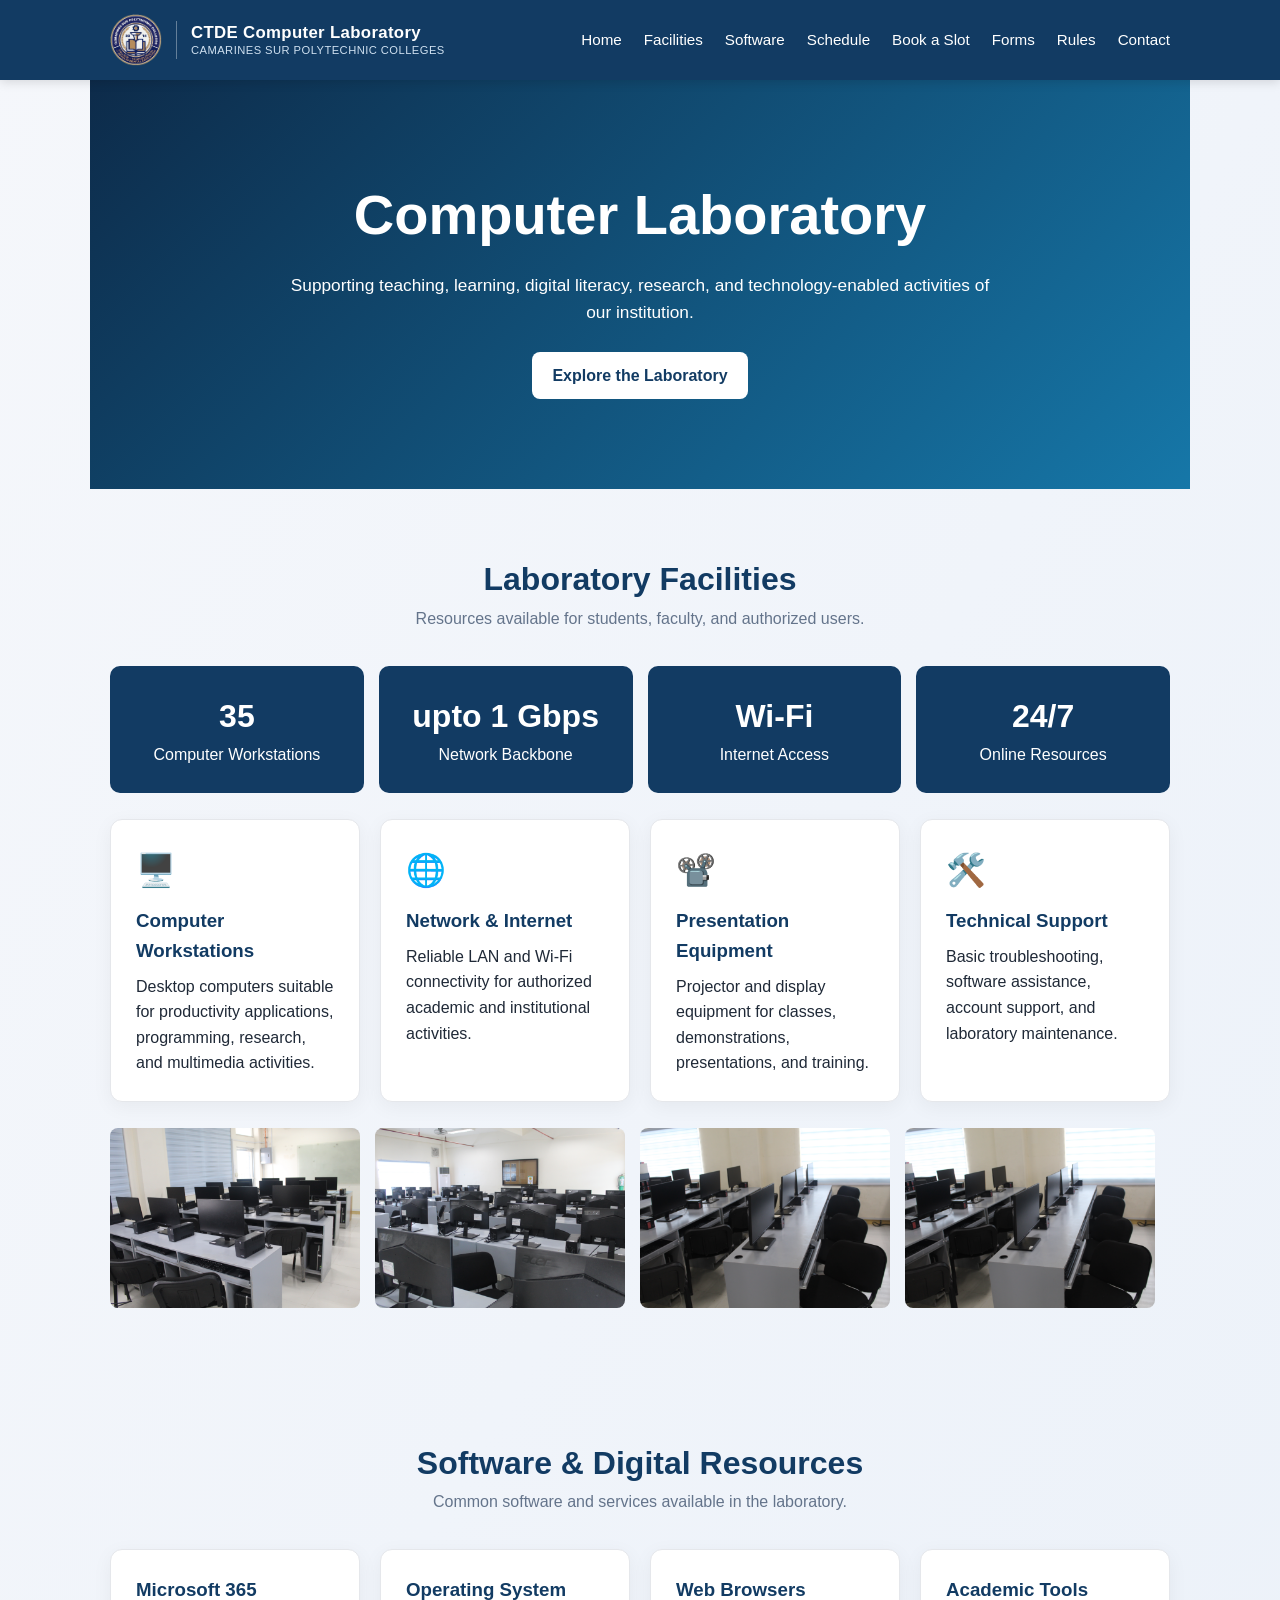
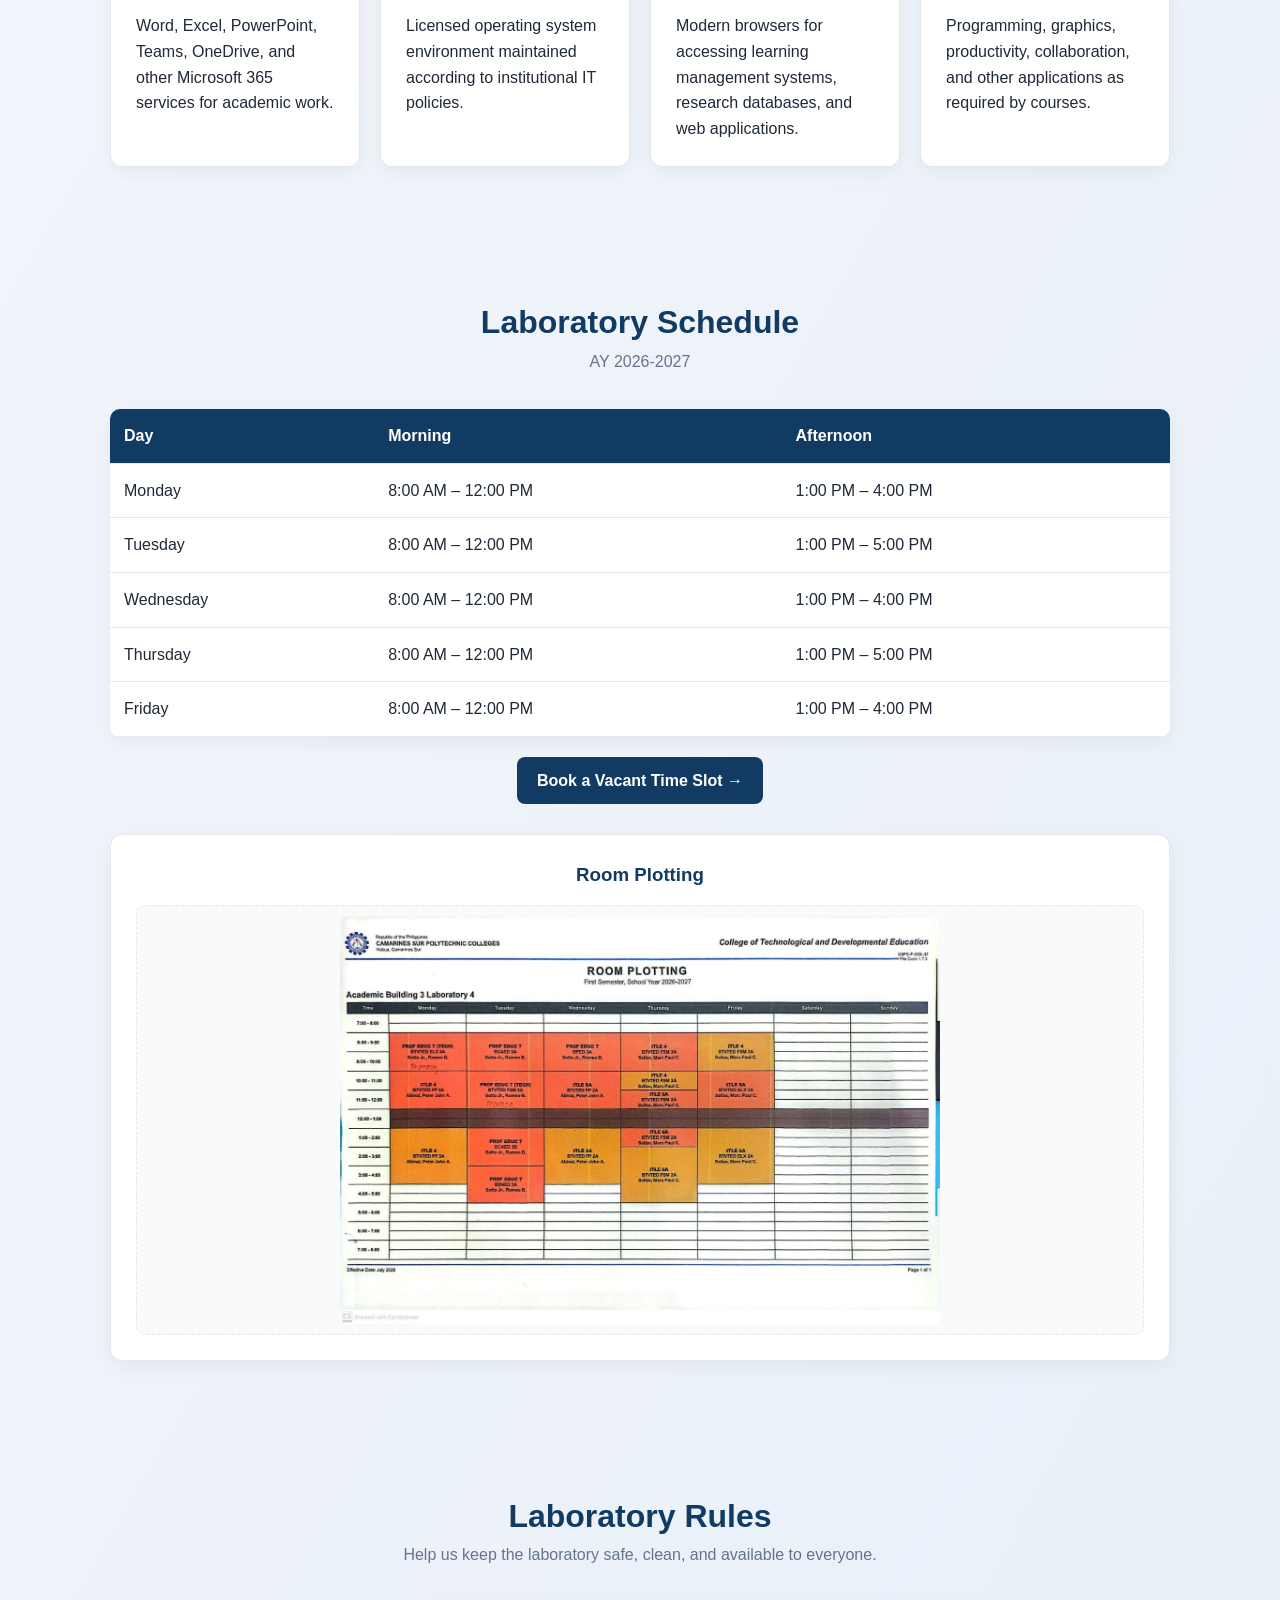
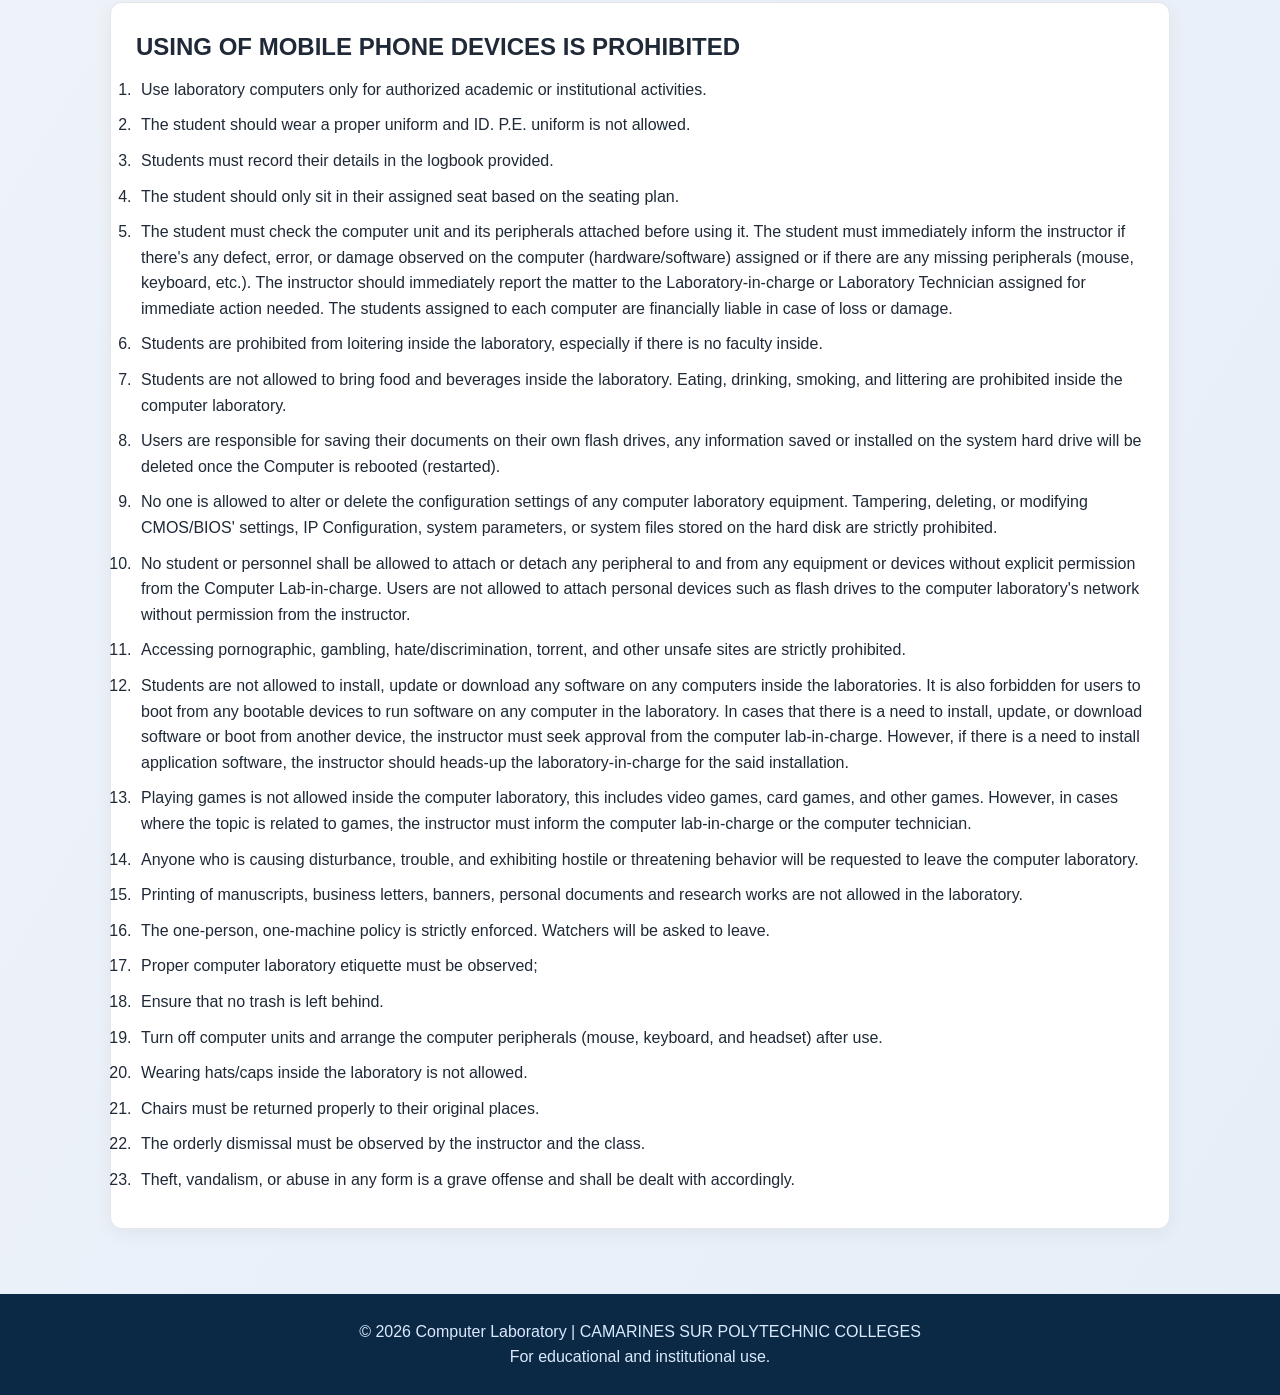
<file: index.html>
<!DOCTYPE html>
<html lang="en">
<head>
<meta charset="UTF-8">
<meta name="viewport" content="width=device-width, initial-scale=1.0">
<title>Computer Laboratory | Institution</title>
<link rel="stylesheet" href="css/style.css">
<link rel="stylesheet" href="css/index.css">
</head>
<body>
<header>
<nav>
<div class="logo">
<img src="Pictures/CSPC-Seal.png" alt="CSPC Seal">
<div class="logo-divider"></div>
<div class="logo-text">
<span class="primary">CTDE Computer Laboratory</span>
<span class="secondary">Camarines Sur Polytechnic Colleges</span>
</div>
</div>
<input type="checkbox" id="navToggle" class="nav-toggle">
<label for="navToggle" class="hamburger"><span></span><span></span><span></span></label>
<ul>
<li><a href="#home">Home</a></li>
<li><a href="#facilities">Facilities</a></li>
<li><a href="#resources">Resources</a></li>
<li><a href="#software">Software</a></li>
<li><a href="#schedule">Schedule</a></li>
<li><a href="booking.html">Book a Slot</a></li>
<li><a href="forms.html">Forms</a></li>
<li><a href="#rules">Rules</a></li>
<li><a href="contact.html">Contact</a></li>
</ul>
</nav>
</header>

<main>
<section class="hero" id="home">
<h1>Computer Laboratory</h1>
<p>Supporting teaching, learning, digital literacy, research, and technology-enabled activities of our institution.</p>
<a class="btn" href="#facilities">Explore the Laboratory</a>
</section>

<section id="facilities">
<div class="section-title"><h2>Laboratory Facilities</h2><p>Resources available for students, faculty, and authorized users.</p></div>
<div class="stats">
<div class="stat"><strong>35</strong>Computer Workstations</div>
<div class="stat"><strong>upto 1 Gbps</strong>Network Backbone</div>
<div class="stat"><strong>Wi-Fi</strong>Internet Access</div>
<div class="stat"><strong>24/7</strong>Online Resources</div>
</div>
<br>
<div class="cards">
<div class="card"><div class="icon">🖥️</div><h3>Computer Workstations</h3><p>Desktop computers suitable for productivity applications, programming, research, and multimedia activities.</p></div>
<div class="card"><div class="icon">🌐</div><h3>Network & Internet</h3><p>Reliable LAN and Wi-Fi connectivity for authorized academic and institutional activities.</p></div>
<div class="card"><div class="icon">📽️</div><h3>Presentation Equipment</h3><p>Projector and display equipment for classes, demonstrations, presentations, and training.</p></div>
<div class="card"><div class="icon">🛠️</div><h3>Technical Support</h3><p>Basic troubleshooting, software assistance, account support, and laboratory maintenance.</p></div>
</div>
<br>
 <!-- Uploaded Pictures -->
<div class="gallery">
  <a href="#img1"><img src="Pictures/CTDE 1.JPG" alt="Lab 1" class="zoomable"></a>
  <a href="#img2"><img src="Pictures/CTDE 2.JPG" alt="Lab 2" class="zoomable"></a>
  <a href="#img3"><img src="Pictures/CTDE 3.JPG" alt="Lab 3" class="zoomable"></a>
  <a href="#img4"><img src="Pictures/CTDE 4.JPG" alt="Lab 4" class="zoomable"></a>
</div>

</section>

<!-- <section id="resources">
  <div class="section-title">
    <h2>View Resources</h2>
    <p>Access PDF documents and uploaded pictures directly from the laboratory portal.</p>
  </div>

  <!-- PDF Viewer -->
  <!-- <div class="card">
    <p>You can view the laboratory guidelines PDF below:</p>
    <embed src="PDF/CSPC ICT Laboratory Manual.pdf" type="application/pdf" width="100%" height="600px" />
  </div>
</section> --> 


<section id="software">
<div class="section-title"><h2>Software & Digital Resources</h2><p>Common software and services available in the laboratory.</p></div>
<div class="cards">
<div class="card"><h3>Microsoft 365</h3><p>Word, Excel, PowerPoint, Teams, OneDrive, and other Microsoft 365 services for academic work.</p></div>
<div class="card"><h3>Operating System</h3><p>Licensed operating system environment maintained according to institutional IT policies.</p></div>
<div class="card"><h3>Web Browsers</h3><p>Modern browsers for accessing learning management systems, research databases, and web applications.</p></div>
<div class="card"><h3>Academic Tools</h3><p>Programming, graphics, productivity, collaboration, and other applications as required by courses.</p></div>
</div>
</section>

<section id="schedule">
<div class="section-title"><h2>Laboratory Schedule</h2><p>AY 2026-2027</p></div>
<table>
<tr><th>Day</th><th>Morning</th><th>Afternoon</th></tr>
<tr><td>Monday</td><td>8:00 AM – 12:00 PM</td><td>1:00 PM – 4:00 PM</td></tr>
<tr><td>Tuesday</td><td>8:00 AM – 12:00 PM</td><td>1:00 PM – 5:00 PM</td></tr>
<tr><td>Wednesday</td><td>8:00 AM – 12:00 PM</td><td>1:00 PM – 4:00 PM</td></tr>
<tr><td>Thursday</td><td>8:00 AM – 12:00 PM</td><td>1:00 PM – 5:00 PM</td></tr>
<tr><td>Friday</td><td>8:00 AM – 12:00 PM</td><td>1:00 PM – 4:00 PM</td></tr>
</table>
<p class="schedule-cta">
<a class="btn" href="booking.html">Book a Vacant Time Slot &rarr;</a>
</p>

<!--
  ROOM PLOTTING / SEATING PLAN IMAGE
  To add your own room layout image:
  1. Save your room plotting/seating plan image into the Pictures folder
     (e.g. Pictures/room-plotting.png).
  2. Update the src below to match your filename.
  3. The dashed box disappears automatically once a real image loads.
-->
<div class="plan-card">
<h3>Room Plotting</h3>
<p></p>
<div class="plan-holder">
<img src="Pictures/room-plotting.png" alt="Laboratory room plotting / seating plan">
</div>
</div>
</section>

<section id="rules">
<div class="section-title"><h2>Laboratory Rules</h2><p>Help us keep the laboratory safe, clean, and available to everyone.</p></div>
<div class="card rules">
<ol>
<h2>USING OF MOBILE PHONE DEVICES IS PROHIBITED</h2>
<li>Use laboratory computers only for authorized academic or institutional activities.</li>
<li>The student should wear a proper uniform and ID. P.E. uniform is not allowed.</li>
<li>Students must record their details in the logbook provided.</li>
<li>The student should only sit in their assigned seat based on the seating plan.</li>
<li>The student must check the computer unit and its peripherals attached before using it. The student
must immediately inform the instructor if there's any defect, error, or damage observed on the
computer (hardware/software) assigned or if there are any missing peripherals (mouse, keyboard,
etc.). The instructor should immediately report the matter to the Laboratory-in-charge or Laboratory
Technician assigned for immediate action needed. The students assigned to each computer are
financially liable in case of loss or damage.</li>
<li>Students are prohibited from loitering inside the laboratory, especially if there is no faculty inside.</li>
<li>Students are not allowed to bring food and beverages inside the laboratory. Eating, drinking,
smoking, and littering are prohibited inside the computer laboratory.</li>
<li>Users are responsible for saving their documents on their own flash drives, any information saved
or installed on the system hard drive will be deleted once the Computer is rebooted (restarted).</li>
<li>No one is allowed to alter or delete the configuration settings of any computer laboratory equipment.
Tampering, deleting, or modifying CMOS/BIOS' settings, IP Configuration, system parameters, or
system files stored on the hard disk are strictly prohibited.</li>
<li>No student or personnel shall be allowed to attach or detach any peripheral to and from any
equipment or devices without explicit permission from the Computer Lab-in-charge. Users are not
allowed to attach personal devices such as flash drives to the computer laboratory's network
without permission from the instructor.</li>
<li>Accessing pornographic, gambling, hate/discrimination, torrent, and other unsafe sites are strictly
prohibited.</li>
<li>Students are not allowed to install, update or download any software on any computers inside the
laboratories. It is also forbidden for users to boot from any bootable devices to run software on any
computer in the laboratory. In cases that there is a need to install, update, or download software or
boot from another device, the instructor must seek approval from the computer lab-in-charge.
However, if there is a need to install application software, the instructor should heads-up the
laboratory-in-charge for the said installation.</li>
<li>Playing games is not allowed inside the computer laboratory, this includes video games, card
games, and other games. However, in cases where the topic is related to games, the instructor
must inform the computer lab-in-charge or the computer technician.</li>
<li>Anyone who is causing disturbance, trouble, and exhibiting hostile or threatening behavior will be
requested to leave the computer laboratory.</li>
<li>Printing of manuscripts, business letters, banners, personal documents and research works are
not allowed in the laboratory.</li>
<li>The one-person, one-machine policy is strictly enforced. Watchers will be asked to leave.</li>
<li>Proper computer laboratory etiquette must be observed;</li>
<li>Ensure that no trash is left behind.</li>
<li>Turn off computer units and arrange the computer peripherals (mouse, keyboard, and
headset) after use.</li>
<li>Wearing hats/caps inside the laboratory is not allowed.</li>
<li>Chairs must be returned properly to their original places.</li>
<li>The orderly dismissal must be observed by the instructor and the class.</li>
<li>Theft, vandalism, or abuse in any form is a grave offense and shall be dealt with accordingly.</li>
</ol>
</div>
</section>

</main>

<footer>
<p>&copy; 2026 Computer Laboratory | CAMARINES SUR POLYTECHNIC COLLEGES</p>
<p>For educational and institutional use.</p>

<!-- Overlay Slides -->
<div id="img1" class="overlay">
  <a href="#" class="close">&times;</a>
  <img src="Pictures/CTDE 1.JPG" alt="Lab 1 Enlarged">
  <div class="nav">
    <a href="#img4">&#10094;</a> <!-- Previous -->
    <a href="#img2">&#10095;</a> <!-- Next -->
  </div>
</div>

<div id="img2" class="overlay">
  <a href="#" class="close">&times;</a>
  <img src="Pictures/CTDE 2.JPG" alt="Lab 2 Enlarged">
  <div class="nav">
    <a href="#img1">&#10094;</a>
    <a href="#img3">&#10095;</a>
  </div>
</div>

<div id="img3" class="overlay">
  <a href="#" class="close">&times;</a>
  <img src="Pictures/CTDE 3.JPG" alt="Lab 3 Enlarged">
  <div class="nav">
    <a href="#img2">&#10094;</a>
    <a href="#img4">&#10095;</a>
  </div>
</div>

  <div id="img4" class="overlay">
  <a href="#" class="close">&times;</a>
  <img src="Pictures/CTDE 4.JPG" alt="Lab 4 Enlarged">
  <div class="nav">
    <a href="#img3">&#10094;</a>
    <a href="#img1">&#10095;</a>
  </div>
</div>

</footer>
<script src="js/nav-visibility.js"></script>
<script src="js/security.js"></script>
</body>
</html>
</file>
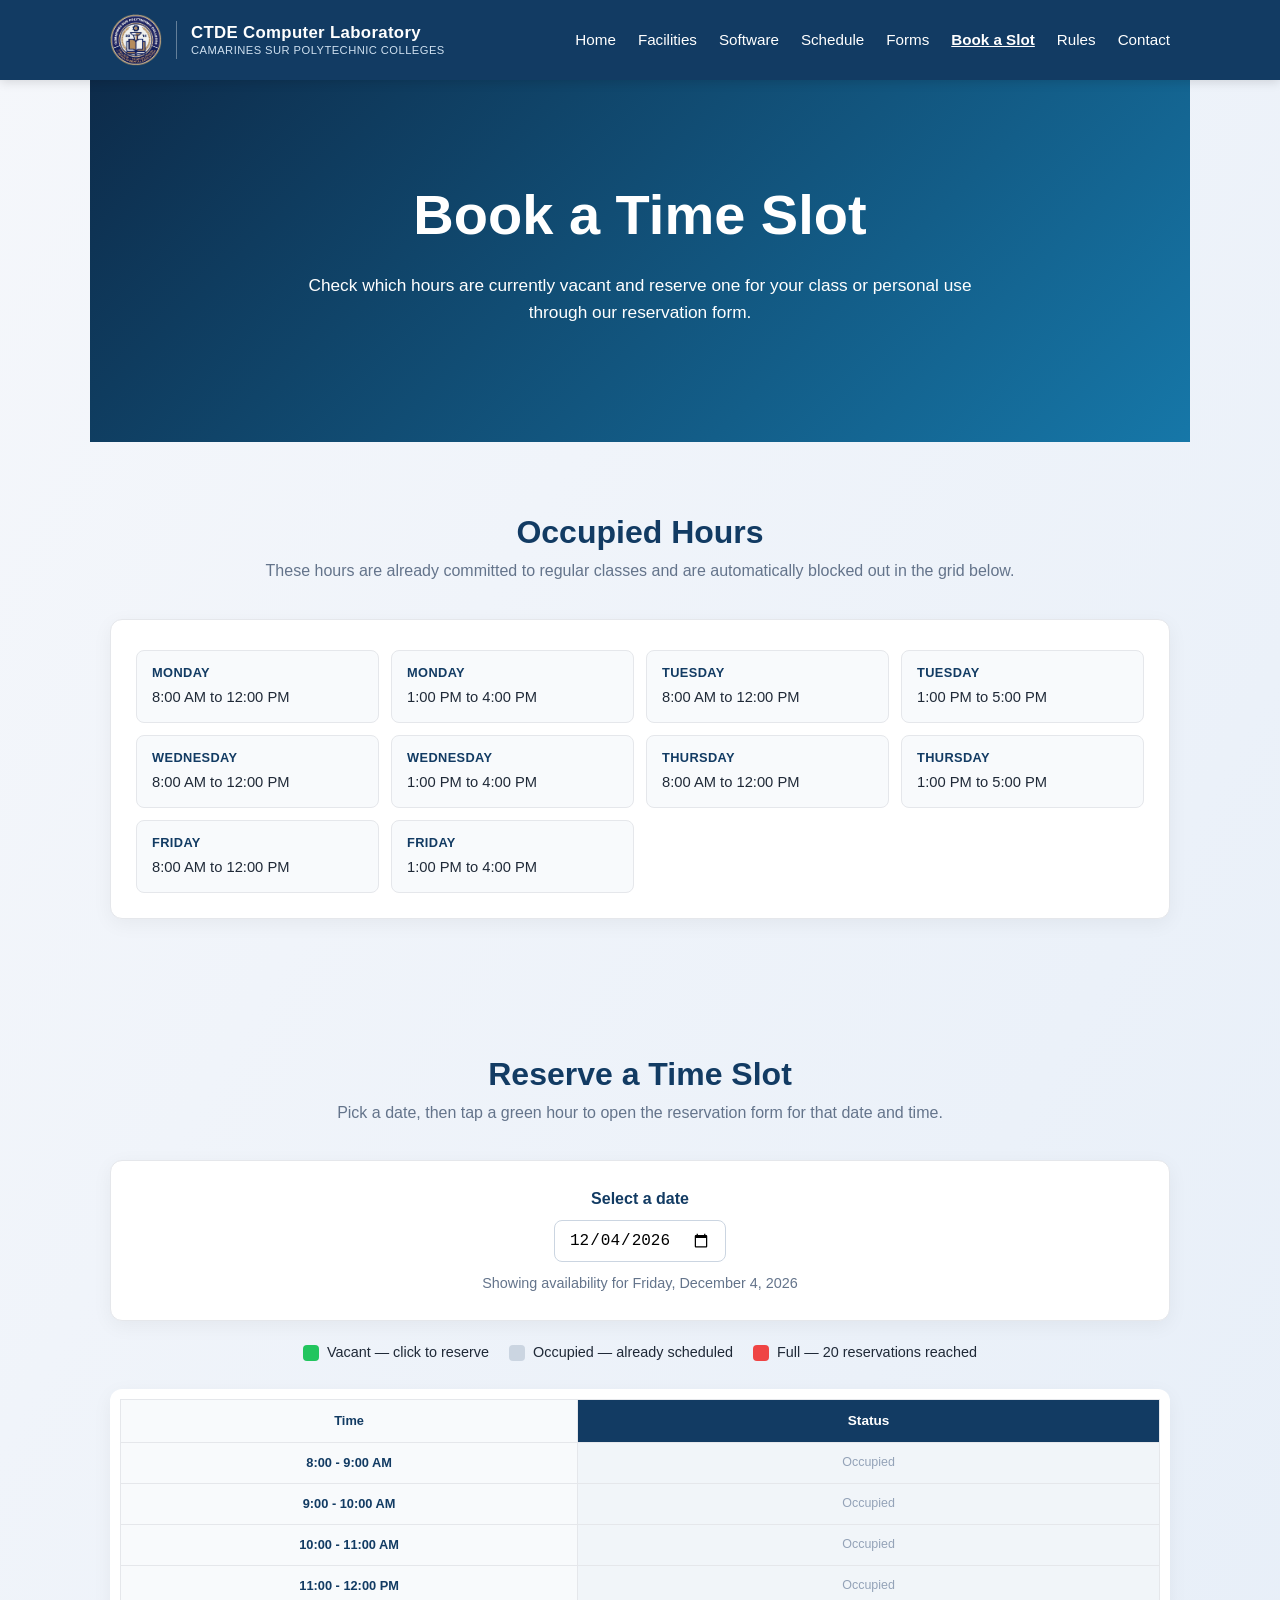
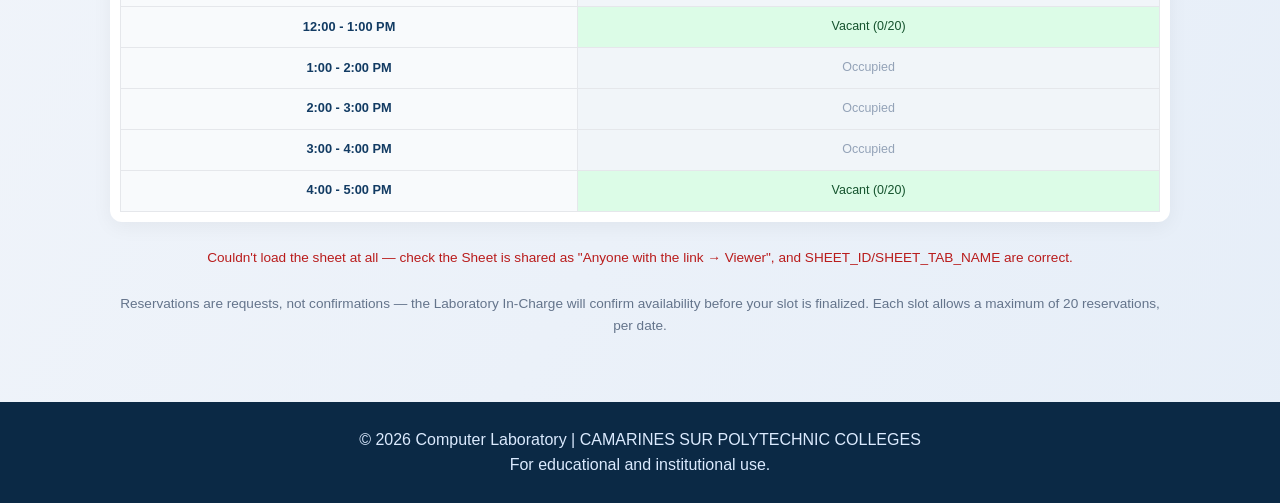
<file: booking.html>
<!DOCTYPE html>
<html lang="en">
<head>
<meta charset="UTF-8">
<meta name="viewport" content="width=device-width, initial-scale=1.0">
<title>Book a Time Slot | Computer Laboratory | Institution</title>
<link rel="stylesheet" href="css/style.css">
<link rel="stylesheet" href="css/booking.css">
</head>
<body>
<header>
<nav>
<div class="logo">
<img src="Pictures/CSPC-Seal.png" alt="CSPC Seal">
<div class="logo-divider"></div>
<div class="logo-text">
<span class="primary">CTDE Computer Laboratory</span>
<span class="secondary">Camarines Sur Polytechnic Colleges</span>
</div>
</div>
<input type="checkbox" id="navToggle" class="nav-toggle">
<label for="navToggle" class="hamburger"><span></span><span></span><span></span></label>
<ul>
<li><a href="index.html#home">Home</a></li>
<li><a href="index.html#facilities">Facilities</a></li>
<li><a href="index.html#resources">Resources</a></li>
<li><a href="index.html#software">Software</a></li>
<li><a href="index.html#schedule">Schedule</a></li>
<li><a href="forms.html">Forms</a></li>
<li><a href="booking.html" class="active">Book a Slot</a></li>
<li><a href="index.html#rules">Rules</a></li>
<li><a href="contact.html">Contact</a></li>
</ul>
</nav>
</header>

<main>
<section class="hero">
<h1>Book a Time Slot</h1>
<p>Check which hours are currently vacant and reserve one for your class or personal use through our reservation form.</p>
</section>

<section id="occupied-hours">
<div class="section-title">
<h2>Occupied Hours</h2>
<p>These hours are already committed to regular classes and are automatically blocked out in the grid below. </p>
</div>

<div class="card">
<ul class="occupied-list" id="occupiedList"></ul>
</div>
</section>

<section id="booking">
<div class="section-title">
<h2>Reserve a Time Slot</h2>
<p>Pick a date, then tap a green hour to open the reservation form for that date and time.</p>
</div>

<div class="card date-picker-card">
<label for="datePick">Select a date</label>
<input type="date" id="datePick">
<p id="selectedDayLabel"></p>
</div>

<div class="legend">
<span><span class="swatch vacant"></span> Vacant — click to reserve</span>
<span><span class="swatch occupied"></span> Occupied — already scheduled</span>
<span><span class="swatch full"></span> Full — 20 reservations reached</span>
</div>

<div class="schedule-wrap">
<table class="slot-grid" id="slotGrid"></table>
</div>

<p class="note" id="liveStatus"></p>
<p class="note">Reservations are requests, not confirmations — the Laboratory In-Charge will confirm availability before your slot is finalized. Each slot allows a maximum of 20 reservations, per date.</p>
</section>
</main>

<footer>
<p>&copy; 2026 Computer Laboratory | CAMARINES SUR POLYTECHNIC COLLEGES</p>
<p>For educational and institutional use.</p>
</footer>
<script src="js/booking.js"></script>
<script src="js/nav-visibility.js"></script>
<script src="js/security.js"></script>
</body>
</html>
</file>
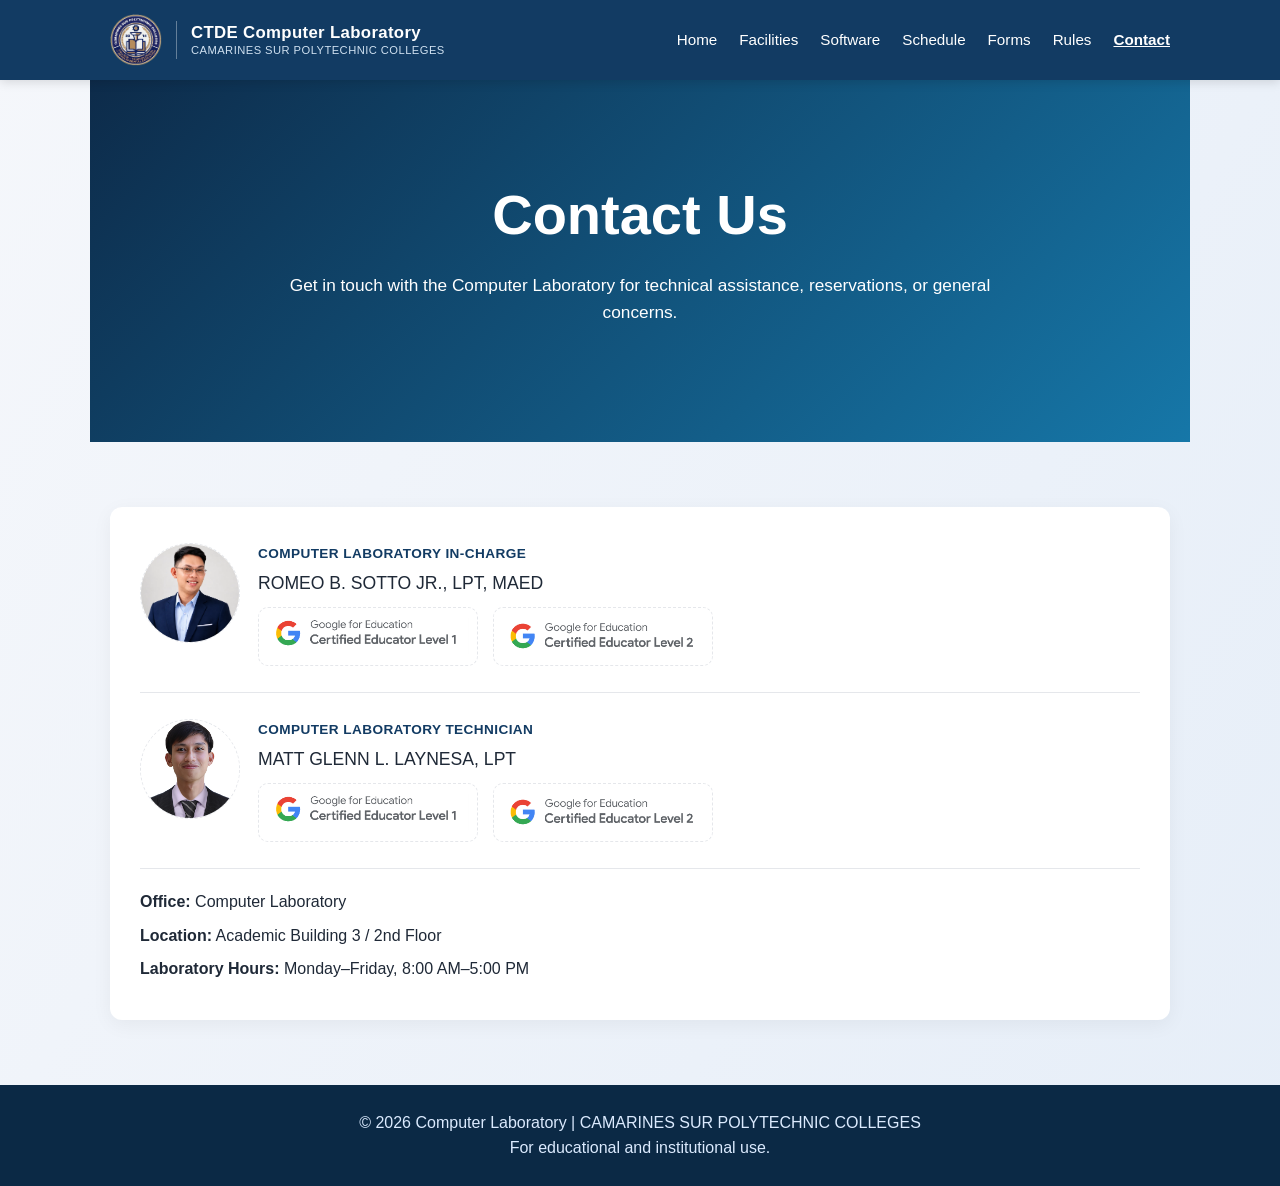
<file: contact.html>
<!DOCTYPE html>
<html lang="en">
<head>
<meta charset="UTF-8">
<meta name="viewport" content="width=device-width, initial-scale=1.0">
<title>Contact | Computer Laboratory | Institution</title>
<link rel="stylesheet" href="css/style.css">
<link rel="stylesheet" href="css/contact.css">
</head>
<body>
<header>
<nav>
<div class="logo">
<img src="Pictures/CSPC-Seal.png" alt="CSPC Seal">
<div class="logo-divider"></div>
<div class="logo-text">
<span class="primary">CTDE Computer Laboratory</span>
<span class="secondary">Camarines Sur Polytechnic Colleges</span>
</div>
</div>
<input type="checkbox" id="navToggle" class="nav-toggle">
<label for="navToggle" class="hamburger"><span></span><span></span><span></span></label>
<ul>
<li><a href="index.html#home">Home</a></li>
<li><a href="index.html#facilities">Facilities</a></li>
<li><a href="index.html#resources">Resources</a></li>
<li><a href="index.html#software">Software</a></li>
<li><a href="index.html#schedule">Schedule</a></li>
<li><a href="forms.html">Forms</a></li>
<li><a href="index.html#rules">Rules</a></li>
<li><a href="contact.html" class="active">Contact</a></li>
</ul>
</nav>
</header>

<main>
<section class="hero">
<h1>Contact Us</h1>
<p>Get in touch with the Computer Laboratory for technical assistance, reservations, or general concerns.</p>
</section>

<section id="contact">
<div class="contact">
<div class="person">
<div class="photo-holder"><img src="Pictures/Romeo-Sotto.jpg" alt="Photo of Romeo B. Sotto Jr."></div>
<div class="person-info">
<div class="role">Computer Laboratory In-Charge</div>
<div class="name">ROMEO B. SOTTO JR., LPT, MAED</div>
<div class="badges">
<div class="badge-holder"><img src="Pictures/Google-Cert-1.png" alt="Google Certified Educator Level 1 Badge"></div>
<div class="badge-holder"><img src="Pictures/Google-Cert-2.png" alt="Google Certified Educator Level 2 Badge"></div>
</div>
</div>
</div>

<hr>

<div class="person">
<div class="photo-holder"><img src="Pictures/Matt-Glenn-Laynesa.jpg" alt="Photo of Matt Glenn L. Laynesa"></div>
<div class="person-info">
<div class="role">Computer Laboratory Technician</div>
<div class="name">MATT GLENN L. LAYNESA, LPT</div>
<div class="badges">
<div class="badge-holder"><img src="Pictures/Google-Cert-1.png" alt="Google Certified Educator Level 1 Badge"></div>
<div class="badge-holder"><img src="Pictures/Google-Cert-2.png" alt="Google Certified Educator Level 2 Badge"></div>
</div>
</div>
</div>

<hr>

<p><strong>Office:</strong> Computer Laboratory</p>
<p><strong>Location:</strong> Academic Building 3 / 2nd Floor</p>
<p><strong>Laboratory Hours:</strong> Monday–Friday, 8:00 AM–5:00 PM</p>
</div>
</section>
</main>

<footer>
<p>&copy; 2026 Computer Laboratory | CAMARINES SUR POLYTECHNIC COLLEGES</p>
<p>For educational and institutional use.</p>
</footer>
<script src="js/nav-visibility.js"></script>
<script src="js/security.js"></script>
</body>
</html>
</file>
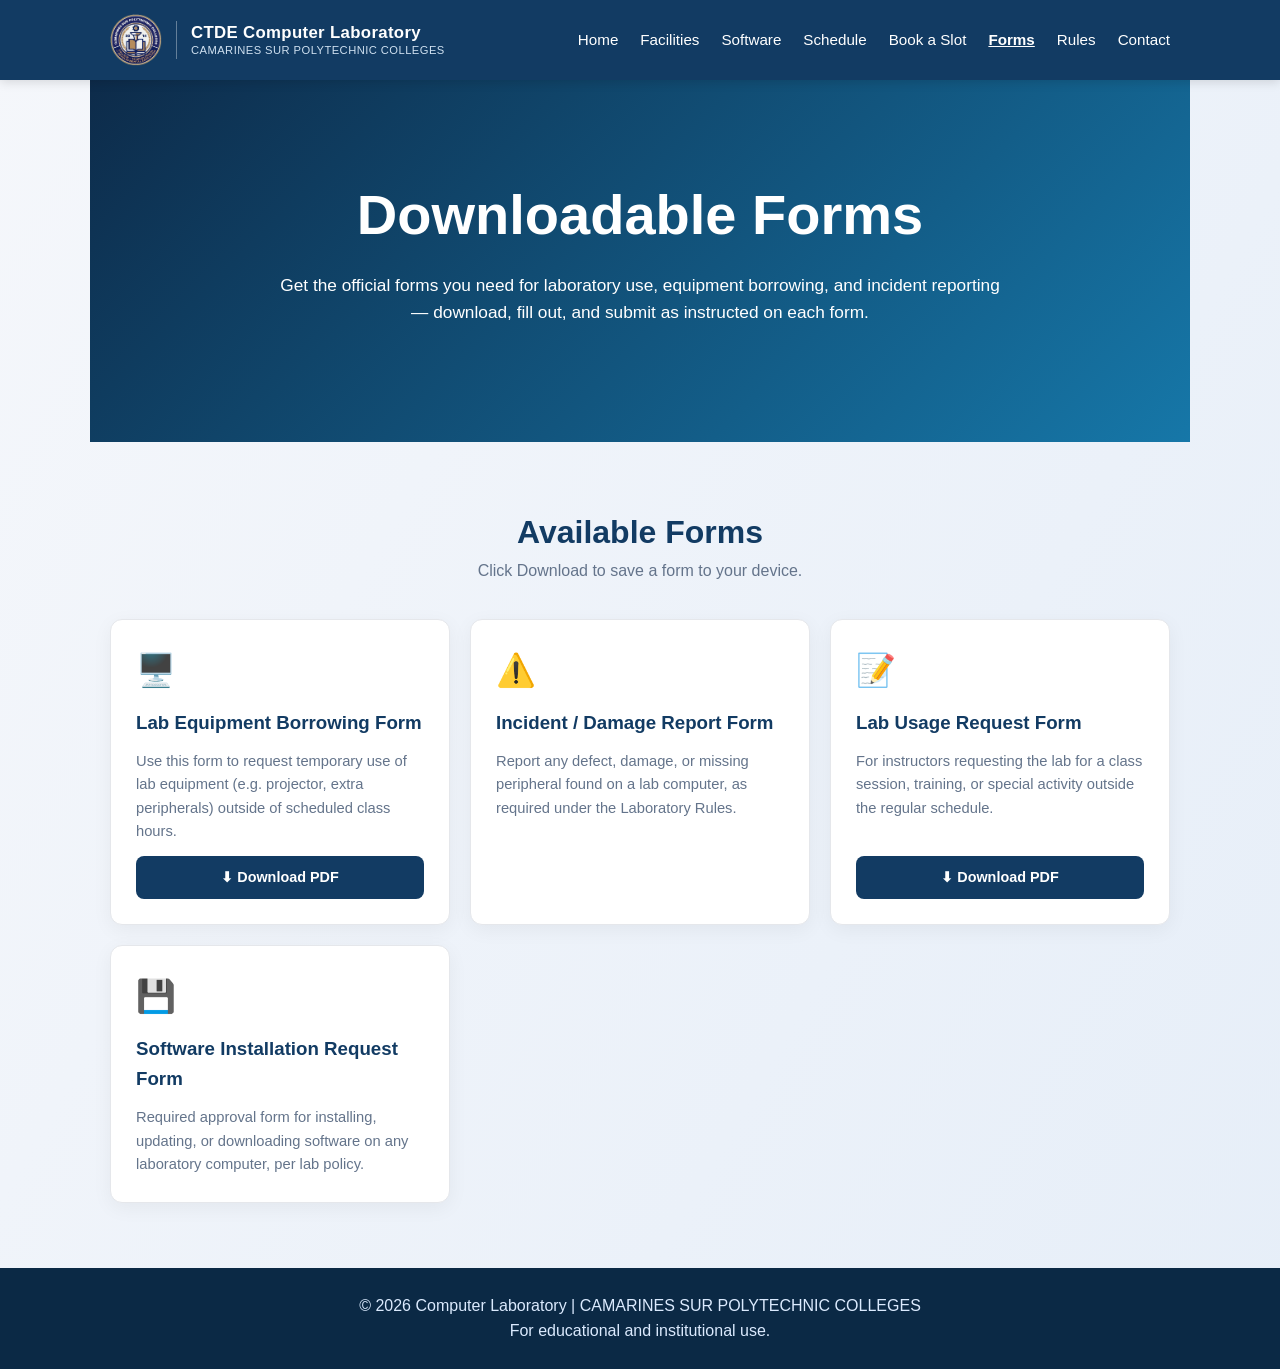
<file: forms.html>
<!DOCTYPE html>
<html lang="en">
<head>
<meta charset="UTF-8">
<meta name="viewport" content="width=device-width, initial-scale=1.0">
<title>Forms | Computer Laboratory | Institution</title>
<link rel="stylesheet" href="css/style.css">
<link rel="stylesheet" href="css/forms.css">
</head>
<body>
<header>
<nav>
<div class="logo">
<img src="Pictures/CSPC-Seal.png" alt="CSPC Seal">
<div class="logo-divider"></div>
<div class="logo-text">
<span class="primary">CTDE Computer Laboratory</span>
<span class="secondary">Camarines Sur Polytechnic Colleges</span>
</div>
</div>
<input type="checkbox" id="navToggle" class="nav-toggle">
<label for="navToggle" class="hamburger"><span></span><span></span><span></span></label>
<ul>
<li><a href="index.html#home">Home</a></li>
<li><a href="index.html#facilities">Facilities</a></li>
<li><a href="index.html#resources">Resources</a></li>
<li><a href="index.html#software">Software</a></li>
<li><a href="index.html#schedule">Schedule</a></li>
<li><a href="booking.html">Book a Slot</a></li>
<li><a href="forms.html" class="active">Forms</a></li>
<li><a href="index.html#rules">Rules</a></li>
<li><a href="contact.html">Contact</a></li>
</ul>
</nav>
</header>

<main>
<section class="hero">
<h1>Downloadable Forms</h1>
<p>Get the official forms you need for laboratory use, equipment borrowing, and incident reporting — download, fill out, and submit as instructed on each form.</p>
</section>

<section id="forms">
<div class="section-title">
<h2>Available Forms</h2>
<p>Click Download to save a form to your device.</p>
</div>

<!--
  HOW TO EDIT THIS LIST:
  1. Put your actual PDF/DOCX files in a "Forms" folder next to this HTML file.
  2. For each form, copy one .form-card block below and update:
     - the icon, title, and description
     - the href in the Download link to match your file name
  3. Delete this comment block once you're done, or leave it as a reminder.
-->
<div class="forms-grid">

<div class="form-card">
<div class="icon">🖥️</div>
<h3>Lab Equipment Borrowing Form</h3>
<p>Use this form to request temporary use of lab equipment (e.g. projector, extra peripherals) outside of scheduled class hours.</p>
<a class="download-btn" href="PDF/CTDE LABORATORY REQUEST FORM.pdf" download>⬇ Download PDF</a>
</div>

<div class="form-card">
<div class="icon">⚠️</div>
<h3>Incident / Damage Report Form</h3>
<p>Report any defect, damage, or missing peripheral found on a lab computer, as required under the Laboratory Rules.</p>
<!-- <a class="download-btn" href="Forms/incident-report-form.pdf" download>⬇ Download PDF</a> -->
</div>

<div class="form-card">
<div class="icon">📝</div>
<h3>Lab Usage Request Form</h3>
<p>For instructors requesting the lab for a class session, training, or special activity outside the regular schedule.</p>
<a class="download-btn" href="PDF/CTDE LABORATORY REQUEST FORM.pdf" download>⬇ Download PDF</a>
</div>

<div class="form-card">
<div class="icon">💾</div>
<h3>Software Installation Request Form</h3>
<p>Required approval form for installing, updating, or downloading software on any laboratory computer, per lab policy.</p>
<!-- <a class="download-btn" href="Forms/software-installation-request.pdf" download>⬇ Download PDF</a> -->
</div>

</div>
</section>
</main>

<footer>
<p>&copy; 2026 Computer Laboratory | CAMARINES SUR POLYTECHNIC COLLEGES</p>
<p>For educational and institutional use.</p>
</footer>
<script src="js/nav-visibility.js"></script>
<script src="js/security.js"></script>
</body>
</html>
</file>
<file: css/style.css>
/* ===================== SHARED BASE STYLES =====================
   Used by every page: index.html, contact.html, booking.html, forms.html
   Page-specific styles live in their own CSS file (contact.css, booking.css, forms.css).
================================================================= */

:root{
  --bg1:#f5f7fb; --bg2:#e6eef8; --bg3:#eef4fb;
  --card-bg:#ffffff; --card-border:#e5e7eb;
  --text:#1f2937; --text-muted:#64748b;
  --accent:#123b63;
  --table-header-bg:#123b63;
  --stat-bg:#123b63;
}

*{box-sizing:border-box;margin:0;padding:0}
html{scroll-behavior:smooth}
body{
  font-family:Arial,Helvetica,sans-serif;
  line-height:1.6;
  color:var(--text);
  background:linear-gradient(120deg,var(--bg1),var(--bg2),var(--bg1),var(--bg3));
  background-size:300% 300%;
  animation:bgShift 16s ease infinite;
  transition:color .2s ease;
}
@keyframes bgShift{
  0%{background-position:0% 50%}
  50%{background-position:100% 50%}
  100%{background-position:0% 50%}
}

/* ---------- Header / Nav ---------- */
header{background:#123b63;color:white;position:sticky;top:0;z-index:10;box-shadow:0 2px 10px #0002}
nav{max-width:1100px;margin:auto;display:flex;align-items:center;justify-content:space-between;padding:14px 20px;gap:10px}
.logo{font-weight:700;font-size:1.15rem;display:flex;align-items:center;gap:14px}
.logo img{height:52px;width:52px;flex-shrink:0}
.logo-divider{width:1px;height:38px;background:rgba(255,255,255,.35)}
.logo-text{display:flex;flex-direction:column;line-height:1.25}
.logo-text .primary{font-size:1.05rem;font-weight:700;letter-spacing:.02em}
.logo-text .secondary{font-size:.7rem;font-weight:400;color:#cfe0f0;letter-spacing:.04em;text-transform:uppercase}
nav ul{display:flex;gap:22px;list-style:none}
nav a{color:white;text-decoration:none;font-size:.95rem}
nav a:hover{text-decoration:underline}
nav a.active{text-decoration:underline;font-weight:700}

.nav-toggle{display:none}
.hamburger{display:none;flex-direction:column;gap:5px;cursor:pointer;padding:6px}
.hamburger span{width:26px;height:3px;background:white;border-radius:2px}

/* ---------- Hero ---------- */
.hero{
  background:linear-gradient(135deg,#0d2b4a,#1677a8,#2fa3d9,#123b63);
  background-size:300% 300%;
  color:white;text-align:center;padding:90px 20px;
  animation:gradientShift 7s ease infinite;
}
@keyframes gradientShift{
  0%{background-position:0% 50%}
  50%{background-position:100% 50%}
  100%{background-position:0% 50%}
}
.hero h1{font-size:clamp(2rem,5vw,3.5rem);margin-bottom:12px}
.hero p{max-width:720px;margin:0 auto 25px;font-size:1.08rem}
.btn{display:inline-block;background:white;color:#123b63;padding:11px 20px;border-radius:8px;text-decoration:none;font-weight:700}

/* ---------- Sections / Cards (shared shape) ---------- */
section{max-width:1100px;margin:auto;padding:65px 20px}
.section-title{text-align:center;margin-bottom:35px}
.section-title h2{font-size:2rem;color:var(--accent)}
.section-title p{color:var(--text-muted)}
.card{background:var(--card-bg);border-radius:12px;padding:25px;box-shadow:0 5px 20px #0000000d;border:1px solid var(--card-border)}

/* ---------- Footer ---------- */
footer{background:#0b2945;color:#dbeafe;text-align:center;padding:25px}

/* ---------- Responsive (shared) ---------- */
@media(max-width:700px){
  .hamburger{display:flex}
  nav ul{display:none;flex-direction:column;gap:0;position:absolute;top:100%;left:0;right:0;background:#123b63;padding:10px 0;box-shadow:0 8px 15px #0003}
  nav ul li{width:100%}
  nav ul li a{display:block;padding:12px 20px}
  .nav-toggle:checked ~ ul{display:flex}
  .logo img{height:38px;width:38px}
  .logo-divider{height:30px}
  .logo-text .primary{font-size:.9rem}
  .logo-text .secondary{font-size:.62rem}
  .hero{padding:65px 18px}
  section{padding:45px 18px}
}
</file>
<file: css/index.css>
/* ===================== index.html SPECIFIC STYLES ===================== */

.cards{display:grid;grid-template-columns:repeat(auto-fit,minmax(220px,1fr));gap:20px}
.card h3{color:var(--accent);margin-bottom:8px}
.icon{font-size:2rem;margin-bottom:10px}

.stats{display:grid;grid-template-columns:repeat(auto-fit,minmax(180px,1fr));gap:15px}
.stat{background:var(--stat-bg);color:white;padding:25px;text-align:center;border-radius:10px}
.stat strong{display:block;font-size:2rem}

table{width:100%;border-collapse:collapse;background:var(--card-bg);border-radius:10px;overflow:hidden;box-shadow:0 5px 20px #0000000d}
th,td{padding:14px;text-align:left;border-bottom:1px solid var(--card-border)}
th{background:var(--table-header-bg);color:white}

.rules li{margin:10px 0;padding-left:5px}

.schedule-cta{text-align:center;margin-top:20px}
.schedule-cta .btn{background:#123b63;color:white}

.plan-card{
  background:var(--card-bg);
  border:1px solid var(--card-border);
  border-radius:12px;
  box-shadow:0 5px 20px #0000000d;
  padding:25px;
  margin-top:30px;
  text-align:center;
}
.plan-card h3{color:var(--accent);margin-bottom:6px}
.plan-card p{color:var(--text-muted);font-size:.92rem;margin-bottom:15px}
.plan-holder{
  border:1px dashed var(--card-border);
  border-radius:10px;
  background:#f8fafc;
  padding:10px;
  min-height:200px;
  display:flex;
  align-items:center;
  justify-content:center;
  text-align:center;

  img.zoomable:hover{transform:scale(1.1);box-shadow:0 8px 20px #0003}
}
.plan-holder img{
  display:block;
  margin:0 auto;
  width:min(600px, 90vw);
  max-width:100%;
  height:auto;
  border-radius:6px;
}

@media(max-width:700px){
  .plan-holder{min-height:140px}
  .plan-holder img{width:min(400px, 92vw)}
}

/* ---------- Photo gallery ---------- */
.gallery{display:flex;gap:15px;flex-wrap:wrap}
.gallery a{flex:1 1 calc(25% - 15px);max-width:calc(25% - 15px)}
img.zoomable{
  width:100%;height:180px;object-fit:cover;display:block;
  border-radius:8px;
  transition:transform 0.3s ease, box-shadow 0.3s ease;
  cursor:pointer;
}
img.zoomable:hover{transform:scale(1.1);box-shadow:0 8px 20px #0003}

/* ---------- Lightbox overlay ---------- */
.overlay{
  position:fixed;top:0;left:0;width:100%;height:100%;
  background:rgba(0,0,0,0.8);
  display:none;justify-content:center;align-items:center;
  z-index:9999;flex-direction:column;
}
.overlay:target{display:flex}
.overlay img{max-width:90%;max-height:80%;border-radius:10px;box-shadow:0 0 20px #000}
.overlay a{color:white;font-size:2rem;text-decoration:none;margin:15px}
.overlay .nav{
  display:flex;justify-content:space-between;width:100%;
  padding:0 40px;position:absolute;top:50%;transform:translateY(-50%);
}
.overlay .close{position:absolute;top:20px;right:30px}

@media(max-width:700px){
  .gallery a{flex:1 1 calc(50% - 15px);max-width:calc(50% - 15px)}
}
@media(max-width:480px){
  .gallery a{flex:1 1 100%;max-width:100%}
}
</file>
<file: css/booking.css>
/* ===================== booking.html SPECIFIC STYLES ===================== */

.occupied-list{list-style:none;display:grid;grid-template-columns:repeat(auto-fit,minmax(220px,1fr));gap:12px;margin-top:5px}
.occupied-list li{background:#f8fafc;border:1px solid var(--card-border);border-radius:8px;padding:12px 15px;font-size:.92rem}
.occupied-list li strong{color:#123b63;display:block;font-size:.8rem;text-transform:uppercase;letter-spacing:.03em;margin-bottom:3px}

.legend{display:flex;gap:20px;flex-wrap:wrap;justify-content:center;margin-bottom:25px;font-size:.9rem}
.legend span{display:inline-flex;align-items:center;gap:8px}
.swatch{width:16px;height:16px;border-radius:4px;display:inline-block}
.swatch.vacant{background:#22c55e}
.swatch.occupied{background:#cbd5e1}
.swatch.full{background:#ef4444}

.schedule-wrap{background:var(--card-bg);border-radius:12px;box-shadow:0 5px 20px #0000000d;padding:10px}
table.slot-grid{width:100%;border-collapse:collapse;table-layout:fixed}
table.slot-grid th,table.slot-grid td{border:1px solid var(--card-border);text-align:center;padding:0}
table.slot-grid th{background:#123b63;color:white;padding:10px 6px;font-size:.85rem}
table.slot-grid th:first-child,
table.slot-grid td.time-col{width:44%;background:#f8fafc;font-weight:700;color:var(--accent);font-size:.8rem;padding:8px 4px;white-space:normal;word-break:break-word}

.slot{display:block;padding:10px 4px;font-size:.78rem;text-decoration:none;color:#14532d;background:#dcfce7;transition:background .2s ease}
.slot:hover{background:#bbf7d0}
.slot.occupied{background:#f1f5f9;color:#94a3b8;cursor:default;pointer-events:none}
.slot.full{background:#fee2e2;color:#991b1b;cursor:default;pointer-events:none}

@media(max-width:700px){
  .schedule-wrap{padding:6px}
  table.slot-grid th{font-size:.8rem;padding:10px 4px}
  table.slot-grid td.time-col{font-size:.78rem;padding:10px 4px;white-space:normal}
  .slot{font-size:.82rem;padding:14px 6px}
  .legend{font-size:.82rem;gap:12px}
}

.note{margin-top:25px;font-size:.85rem;color:#64748b;text-align:center}

.date-picker-card{margin-bottom:20px;text-align:center}
.date-picker-card label{font-weight:700;color:#123b63;display:block;margin-bottom:8px}
.date-picker-card input[type="date"]{padding:10px 14px;border:1px solid #cbd5e1;border-radius:8px;font-size:1rem}
.date-picker-card p{margin-top:10px;color:#64748b;font-size:.9rem}

@media(max-width:700px){
  .occupied-list{grid-template-columns:1fr}
  .date-picker-card input[type="date"]{width:100%;max-width:280px}
}
</file>
<file: css/contact.css>
/* ===================== contact.html SPECIFIC STYLES ===================== */

.contact{background:var(--card-bg);border-radius:12px;padding:30px;box-shadow:0 5px 20px #0000000d}
.contact p{margin:8px 0}
.contact hr{border:none;border-top:1px solid var(--card-border);margin:20px 0}

.person{display:flex;gap:18px;align-items:flex-start;padding:6px 0}
.person .role{color:var(--accent);font-weight:700;font-size:.85rem;letter-spacing:.03em;text-transform:uppercase;margin-bottom:4px}
.person .name{font-size:1.1rem}
.person-info{flex:1}

.badges{display:flex;gap:15px;flex-wrap:wrap;margin-top:10px}
.badge-holder{
  width:clamp(140px,22vw,220px);
  border:1px dashed var(--card-border);
  border-radius:10px;
  display:inline-flex;align-items:center;justify-content:center;
  background:var(--card-bg);padding:8px;
}
.badge-holder img{width:100%;height:auto;display:block}

.photo-holder{
  width:100px;height:100px;flex-shrink:0;
  border:1px dashed var(--card-border);
  border-radius:50%;
  display:flex;align-items:center;justify-content:center;
  background:var(--card-bg);overflow:hidden;
}
.photo-holder img{width:100%;height:100%;object-fit:cover}

@media(max-width:700px){
  .photo-holder{width:70px;height:70px}
  .badge-holder{width:clamp(100px,32vw,160px)}
}
</file>
<file: css/forms.css>
/* ===================== forms.html SPECIFIC STYLES ===================== */

.forms-grid{display:grid;grid-template-columns:repeat(auto-fit,minmax(260px,1fr));gap:20px}
.form-card{
  background:var(--card-bg);border-radius:12px;padding:25px;
  box-shadow:0 5px 20px #0000000d;border:1px solid var(--card-border);
  display:flex;flex-direction:column;gap:12px;
}
.form-card .icon{font-size:2rem}
.form-card h3{color:var(--accent)}
.form-card p{color:var(--text-muted);font-size:.92rem;flex-grow:1}

.download-btn{
  display:inline-flex;align-items:center;justify-content:center;gap:8px;
  background:#123b63;color:white;padding:10px 16px;border-radius:8px;
  text-decoration:none;font-weight:700;font-size:.9rem;
}
.download-btn:hover{background:#1677a8}
</file>
